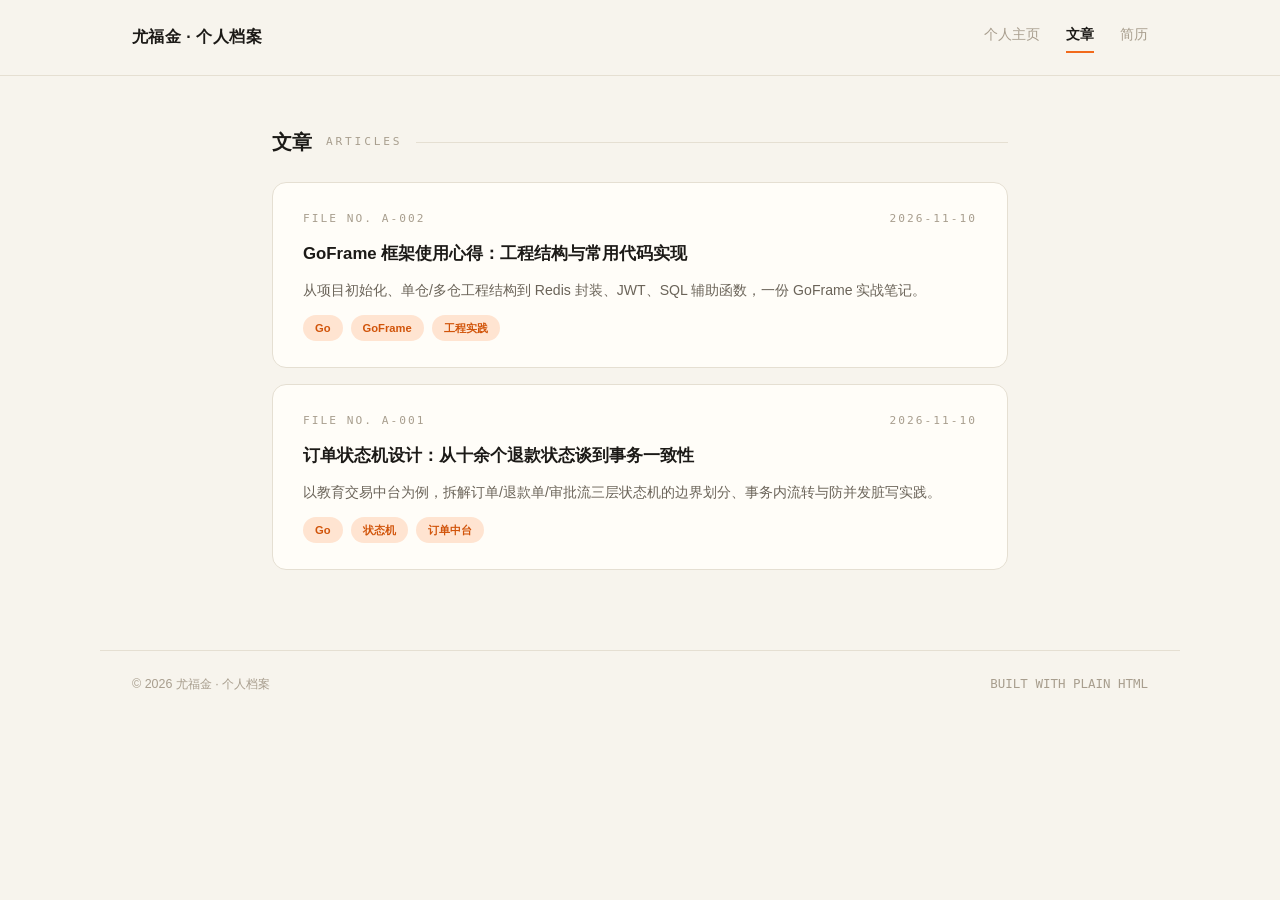
<file: articles/index.html>
<!DOCTYPE html>
<html lang="zh-CN">
<head>
<meta charset="UTF-8">
<meta name="viewport" content="width=device-width, initial-scale=1.0">
<title>文章 · 尤福金 · 个人档案</title>
<meta name="description" content="尤福金的技术文章：后端架构、Go 微服务、订单交易、认证授权与工程化实践。">
<meta property="og:title" content="文章 · 尤福金 · 个人档案">
<meta property="og:description" content="后端技术文章与工程实践记录。">
<meta property="og:type" content="website">
<link rel="stylesheet" href="../assets/css/site.css">
</head>
<body>
<header class="topbar">
  <div class="inner">
    <a class="brand" href="../index.html">尤福金 · 个人档案</a>
    <nav class="tabs">
      <a href="../index.html">个人主页</a>
      <a href="index.html" class="active">文章</a>
      <a href="../resume.html">简历</a>
    </nav>
  </div>
</header>

<div class="page narrow" style="padding-top:48px;">
  <main>
    <section class="sec" style="margin-top:0;"><h2>文章</h2><span class="en">ARTICLES</span></section>
    <div id="post-list">
      <p class="empty-state">加载文章列表…</p>
    </div>
    <noscript><p class="error-state">文章列表需要启用 JavaScript 后加载。</p></noscript>
  </main>
</div>
<footer class="site-footer"><span>© 2026 尤福金 · 个人档案</span><span class="mono">BUILT WITH PLAIN HTML</span></footer>
<script src="../assets/js/blog.js"></script>
</body>
</html>
</file>
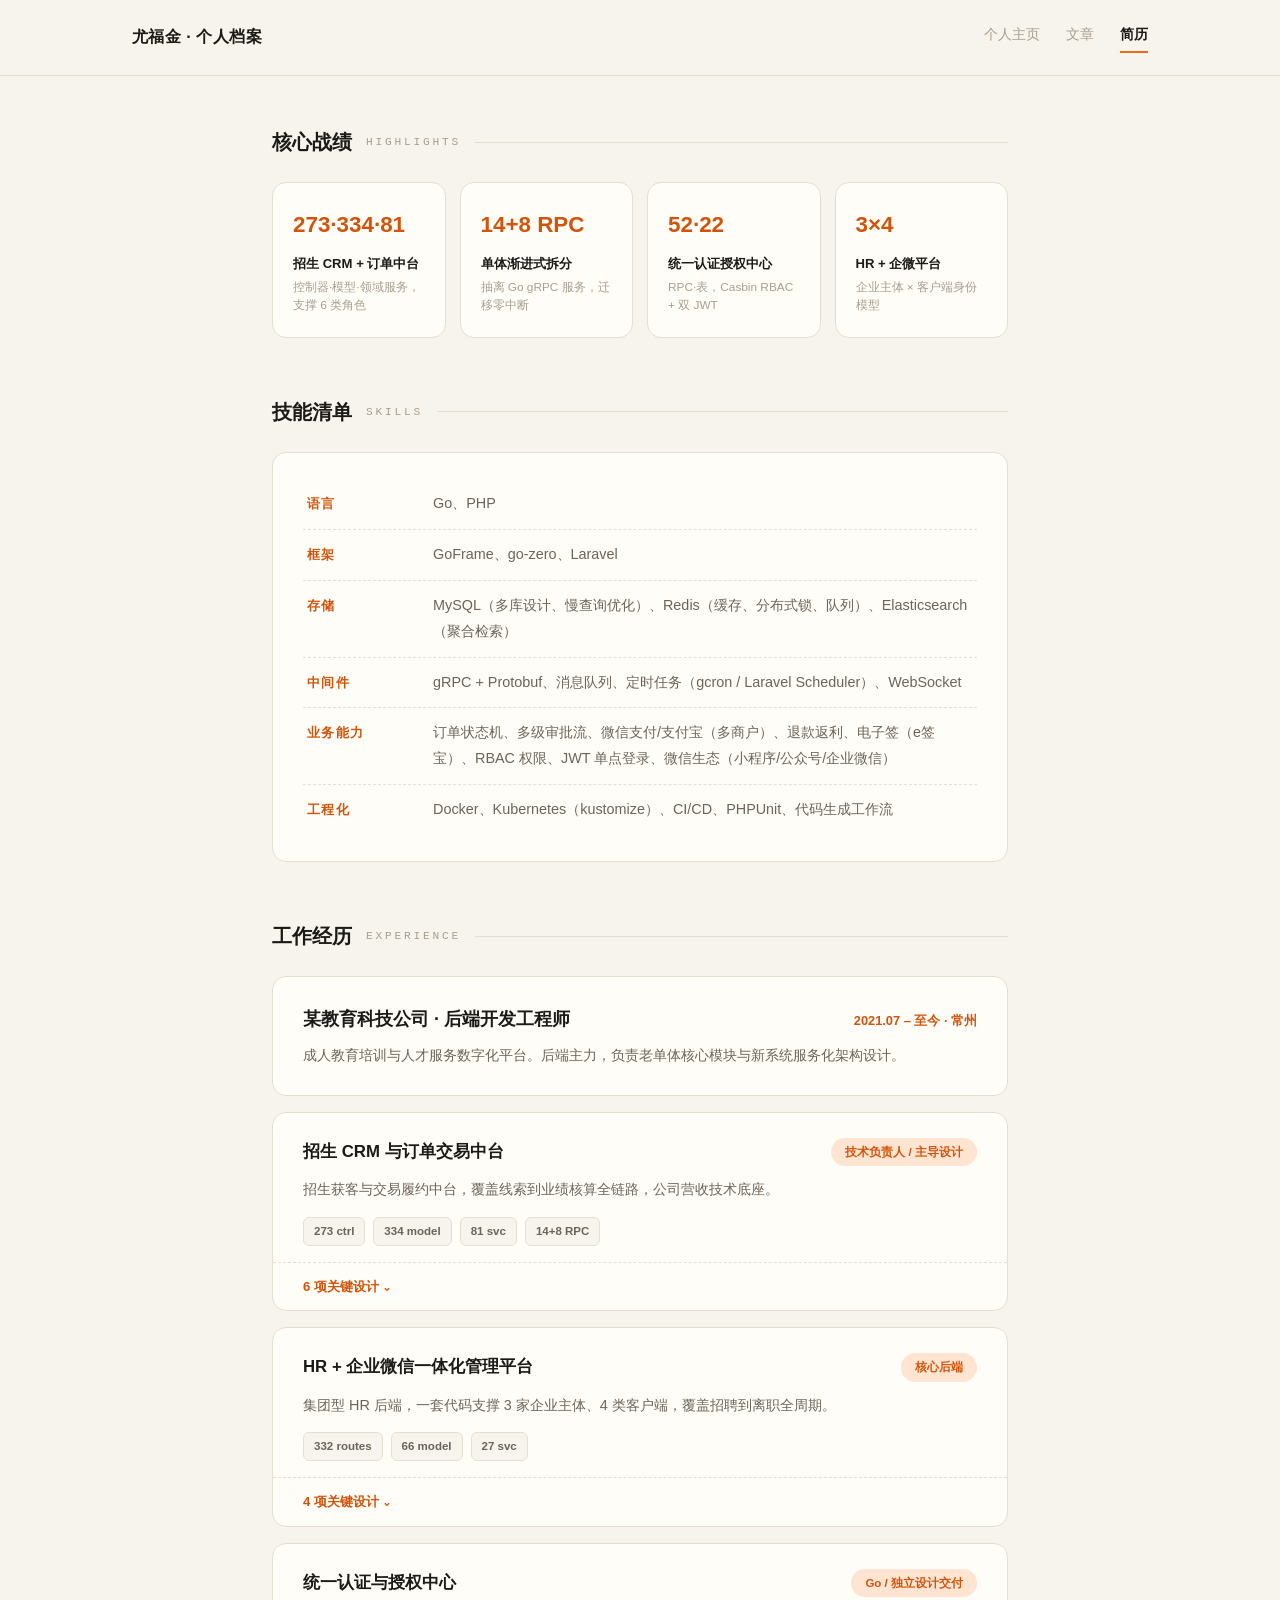
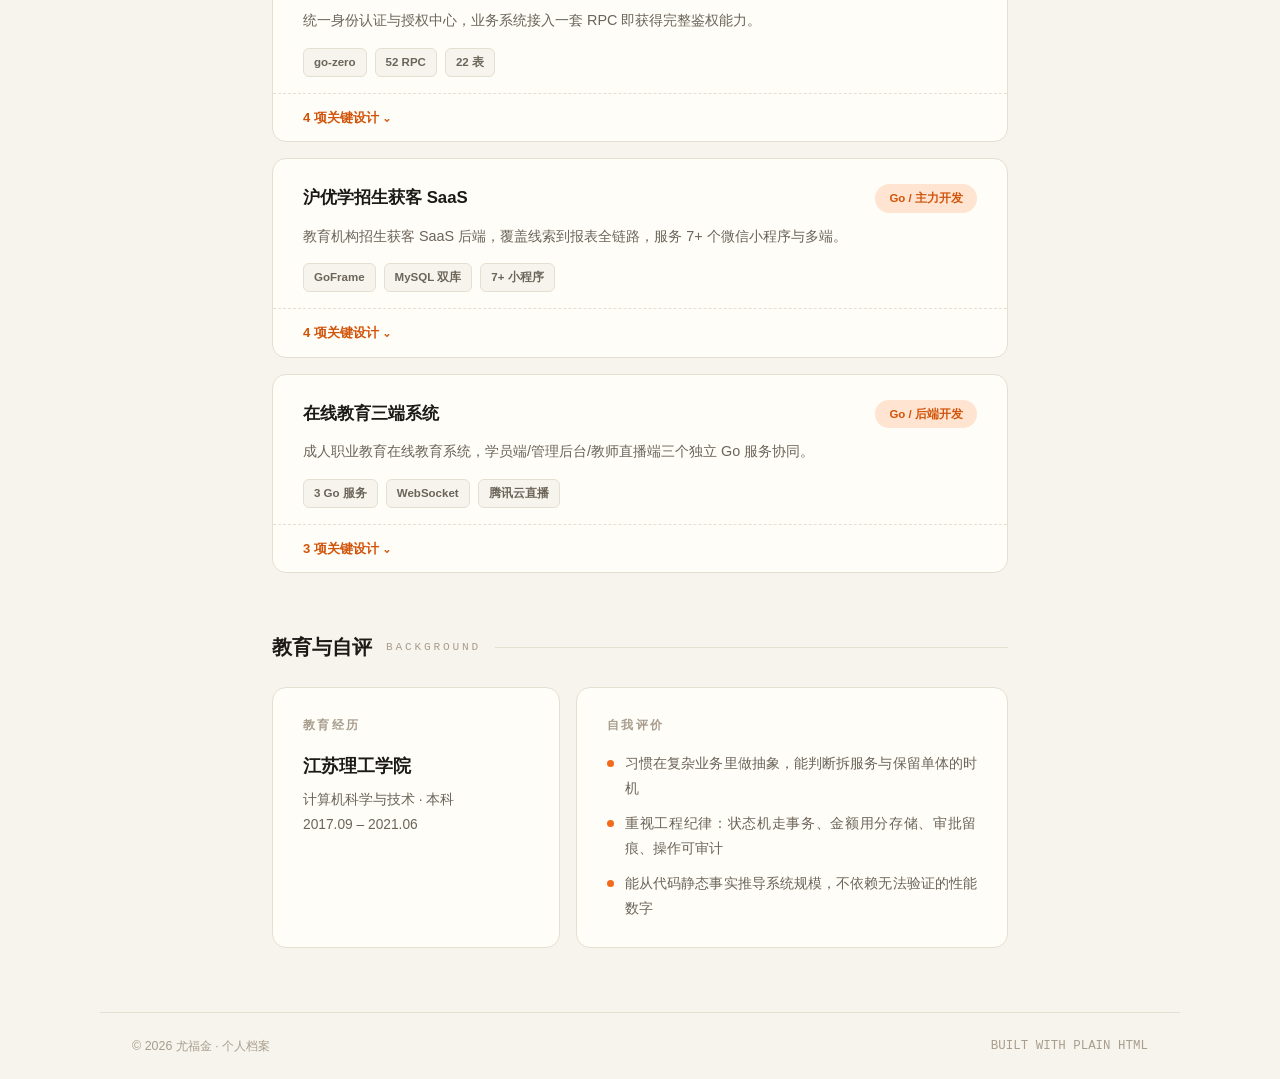
<file: resume.html>
<!DOCTYPE html>
<html lang="zh-CN">
<head>
<meta charset="UTF-8">
<meta name="viewport" content="width=device-width, initial-scale=1.0">
<title>简历 · 尤福金 · 个人档案</title>
<meta name="description" content="尤福金，5 年后端开发工程师，主导教育行业招生 CRM 与订单交易中台全链路设计与服务化改造，擅长 Go 微服务、订单状态机、支付退款、RBAC 权限。">
<meta property="og:title" content="尤福金 · 后端开发工程师简历">
<meta property="og:description" content="5 年后端，主导招生 CRM 与订单交易中台（Laravel 单体 → Go 微服务）全链路设计。">
<meta property="og:type" content="website">
<link rel="stylesheet" href="assets/css/site.css">
</head>
<body>
<header class="topbar">
  <div class="inner">
    <a class="brand" href="index.html">尤福金 · 个人档案</a>
    <nav class="tabs">
      <a href="index.html">个人主页</a>
      <a href="articles/index.html">文章</a>
      <a href="resume.html" class="active">简历</a>
    </nav>
  </div>
</header>

<div class="page narrow" style="padding-top:48px;">
  <main>
    <section class="sec" style="margin-top:0;"><h2>核心战绩</h2><span class="en">HIGHLIGHTS</span></section>
    <div class="stats">
      <div class="card stat"><p class="num">273·334·81</p><p class="cap">招生 CRM + 订单中台</p><p class="sub">控制器·模型·领域服务，支撑 6 类角色</p></div>
      <div class="card stat"><p class="num">14+8 RPC</p><p class="cap">单体渐进式拆分</p><p class="sub">抽离 Go gRPC 服务，迁移零中断</p></div>
      <div class="card stat"><p class="num">52·22</p><p class="cap">统一认证授权中心</p><p class="sub">RPC·表，Casbin RBAC + 双 JWT</p></div>
      <div class="card stat"><p class="num">3×4</p><p class="cap">HR + 企微平台</p><p class="sub">企业主体 × 客户端身份模型</p></div>
    </div>

    <section class="sec"><h2>技能清单</h2><span class="en">SKILLS</span></section>
    <div class="card">
      <div class="skill-row"><span class="k">语言</span><span class="v">Go、PHP</span></div>
      <div class="skill-row"><span class="k">框架</span><span class="v">GoFrame、go-zero、Laravel</span></div>
      <div class="skill-row"><span class="k">存储</span><span class="v">MySQL（多库设计、慢查询优化）、Redis（缓存、分布式锁、队列）、Elasticsearch（聚合检索）</span></div>
      <div class="skill-row"><span class="k">中间件</span><span class="v">gRPC + Protobuf、消息队列、定时任务（gcron / Laravel Scheduler）、WebSocket</span></div>
      <div class="skill-row"><span class="k">业务能力</span><span class="v">订单状态机、多级审批流、微信支付/支付宝（多商户）、退款返利、电子签（e签宝）、RBAC 权限、JWT 单点登录、微信生态（小程序/公众号/企业微信）</span></div>
      <div class="skill-row"><span class="k">工程化</span><span class="v">Docker、Kubernetes（kustomize）、CI/CD、PHPUnit、代码生成工作流</span></div>
    </div>

    <section class="sec"><h2>工作经历</h2><span class="en">EXPERIENCE</span></section>
    <div class="card co-card">
      <div class="co-line"><h3>某教育科技公司 · 后端开发工程师</h3><span class="period">2021.07 – 至今 · 常州</span></div>
      <p class="co-desc">成人教育培训与人才服务数字化平台。后端主力，负责老单体核心模块与新系统服务化架构设计。</p>
    </div>

    <article class="card proj">
      <div class="inner">
        <div class="p-head"><h3>招生 CRM 与订单交易中台</h3><span class="role">技术负责人 / 主导设计</span></div>
        <p class="p-summary">招生获客与交易履约中台，覆盖线索到业绩核算全链路，公司营收技术底座。</p>
        <div class="badges"><span class="badge">273 ctrl</span><span class="badge">334 model</span><span class="badge">81 svc</span><span class="badge">14+8 RPC</span></div>
      </div>
      <details>
        <summary>6 项关键设计</summary>
        <div class="detail-body">
          <p class="p-meta">Laravel + Go gRPC + Elasticsearch · 3×MySQL / 4×Redis / 86 控制台命令</p>
          <ul>
            <li><strong>订单统一视图</strong>：四类订单聚合到 all_orders，子订单 ID 与原始支付单 ID 做新老映射，支撑迁移期双轨并行。</li>
            <li><strong>复杂状态机与事务一致性</strong>：订单/退款单/审批流三层状态机（退款单十余个状态），流转全在事务内并做前置校验；金额以分存储。</li>
            <li><strong>多级审批流引擎</strong>：申请→团队长→总经办→财务放款，支持逐级激活、驳回恢复、凭证上传、失败重发。</li>
            <li><strong>支付与多商户体系</strong>：微信/支付宝 + 线下凭证收款，多商户动态路由；超时未支付自动关单回补库存。</li>
            <li><strong>渐进式服务化拆分</strong>：订单账本与线索分配抽离为 Go gRPC 服务（go-order / clue），不停机迁移。</li>
            <li><strong>业绩与经营报表</strong>：绩效、营业额、应收等按月固化；战报排行榜用 ES 聚合 + Redis 缓存。</li>
          </ul>
        </div>
      </details>
    </article>

    <article class="card proj">
      <div class="inner">
        <div class="p-head"><h3>HR + 企业微信一体化管理平台</h3><span class="role">核心后端</span></div>
        <p class="p-summary">集团型 HR 后端，一套代码支撑 3 家企业主体、4 类客户端，覆盖招聘到离职全周期。</p>
        <div class="badges"><span class="badge">332 routes</span><span class="badge">66 model</span><span class="badge">27 svc</span></div>
      </div>
      <details>
        <summary>4 项关键设计</summary>
        <div class="detail-body">
          <p class="p-meta">HR 后台 / 招聘小程序 / 管理者小程序 / 外部系统 API · 16 中间件（自研 8）</p>
          <ul>
            <li><strong>多端身份模型隔离</strong>：4 类客户端 4 种身份，3 套 JWT guard + 独立中间件链隔离，不合并用户表。</li>
            <li><strong>双轨权限体系</strong>：本地 Spatie RBAC + 集中权限系统（gRPC 校验），按路由组分开使用。</li>
            <li><strong>企业微信深度集成</strong>：多企业多应用配置抽象、通讯录与打卡同步、消息推送、网页授权、回调验签。</li>
            <li><strong>考勤数据管道</strong>：拉取企微打卡日/月报，生成实时与固化月报，统计迟到/早退/缺卡/旷工/休假。</li>
          </ul>
        </div>
      </details>
    </article>

    <article class="card proj">
      <div class="inner">
        <div class="p-head"><h3>统一认证与授权中心</h3><span class="role">Go / 独立设计交付</span></div>
        <p class="p-summary">统一身份认证与授权中心，业务系统接入一套 RPC 即获得完整鉴权能力。</p>
        <div class="badges"><span class="badge">go-zero</span><span class="badge">52 RPC</span><span class="badge">22 表</span></div>
      </div>
      <details>
        <summary>4 项关键设计</summary>
        <div class="detail-body">
          <p class="p-meta">Go + go-zero · HTTP API + gRPC RPC 双进程</p>
          <ul>
            <li><strong>凭证归一</strong>：工号、外部手机号、企微 code 等登录入口归一到同一员工身份，新增方式不改签发校验逻辑。</li>
            <li><strong>令牌全生命周期</strong>：JWT 签发/校验/刷新/销毁，按系统标识选密钥，SSO 顶号控制，旧 token 进 Redis 黑名单。</li>
            <li><strong>多租户 RBAC</strong>：Casbin 四级模型（用户→角色→权限组→权限），appid 作权限域，应用间互不干扰。</li>
            <li><strong>全链路审计</strong>：登录、签发、销毁、权限变更、业务操作全留日志，支撑完整回溯。</li>
          </ul>
        </div>
      </details>
    </article>

    <article class="card proj">
      <div class="inner">
        <div class="p-head"><h3>沪优学招生获客 SaaS</h3><span class="role">Go / 主力开发</span></div>
        <p class="p-summary">教育机构招生获客 SaaS 后端，覆盖线索到报表全链路，服务 7+ 个微信小程序与多端。</p>
        <div class="badges"><span class="badge">GoFrame</span><span class="badge">MySQL 双库</span><span class="badge">7+ 小程序</span></div>
      </div>
      <details>
        <summary>4 项关键设计</summary>
        <div class="detail-body">
          <p class="p-meta">Go / GoFrame / Redis · gRPC 客户端对接内部 HR / Clue / Order 服务</p>
          <ul>
            <li><strong>多渠道线索统一接入</strong>：巨量引擎回调、SEO、小程序、企微、人工录入统一入库，支持标签、溯源、合并去重。</li>
            <li><strong>线索自动分配引擎</strong>：排班轮转分配、组长分配、失败补偿重分配、超时自动回收，全程留痕。</li>
            <li><strong>报表预聚合固化</strong>：多周期预计算固化快照，查询读表而非实时聚合。</li>
            <li><strong>数据安全</strong>：手机号/微信号脱敏展示，查看明文走独立接口并记录审计日志。</li>
          </ul>
        </div>
      </details>
    </article>

    <article class="card proj">
      <div class="inner">
        <div class="p-head"><h3>在线教育三端系统</h3><span class="role">Go / 后端开发</span></div>
        <p class="p-summary">成人职业教育在线教育系统，学员端/管理后台/教师直播端三个独立 Go 服务协同。</p>
        <div class="badges"><span class="badge">3 Go 服务</span><span class="badge">WebSocket</span><span class="badge">腾讯云直播</span></div>
      </div>
      <details>
        <summary>3 项关键设计</summary>
        <div class="detail-body">
          <p class="p-meta">Go / GoFrame / MySQL 共享库 / Redis · 课程、点播、题库、督学、直播</p>
          <ul>
            <li><strong>三端协同架构</strong>：三个独立 Go module 共享数据库 + HTTP 接口协同，后台作中枢对接 order / hr / exam。</li>
            <li><strong>跨端扫码登录</strong>：直播端二维码 → 公众号 OAuth → 回调写 Redis → 轮询签发 JWT，教师 Web 免密登录。</li>
            <li><strong>AI 能力接入</strong>：AI 问答（SSE 流式）、AI 出题，聊天历史落库。</li>
          </ul>
        </div>
      </details>
    </article>

    <section class="sec"><h2>教育与自评</h2><span class="en">BACKGROUND</span></section>
    <div class="bottom">
      <div class="card edu">
        <h3>教育经历</h3>
        <p class="school">江苏理工学院</p>
        <p class="sub">计算机科学与技术 · 本科<br>2017.09 – 2021.06</p>
      </div>
      <div class="card self">
        <h3>自我评价</h3>
        <ul>
          <li>习惯在复杂业务里做抽象，能判断拆服务与保留单体的时机</li>
          <li>重视工程纪律：状态机走事务、金额用分存储、审批留痕、操作可审计</li>
          <li>能从代码静态事实推导系统规模，不依赖无法验证的性能数字</li>
        </ul>
      </div>
    </div>
  </main>
</div>
<footer class="site-footer"><span>© 2026 尤福金 · 个人档案</span><span class="mono">BUILT WITH PLAIN HTML</span></footer>
</body>
</html>
</file>
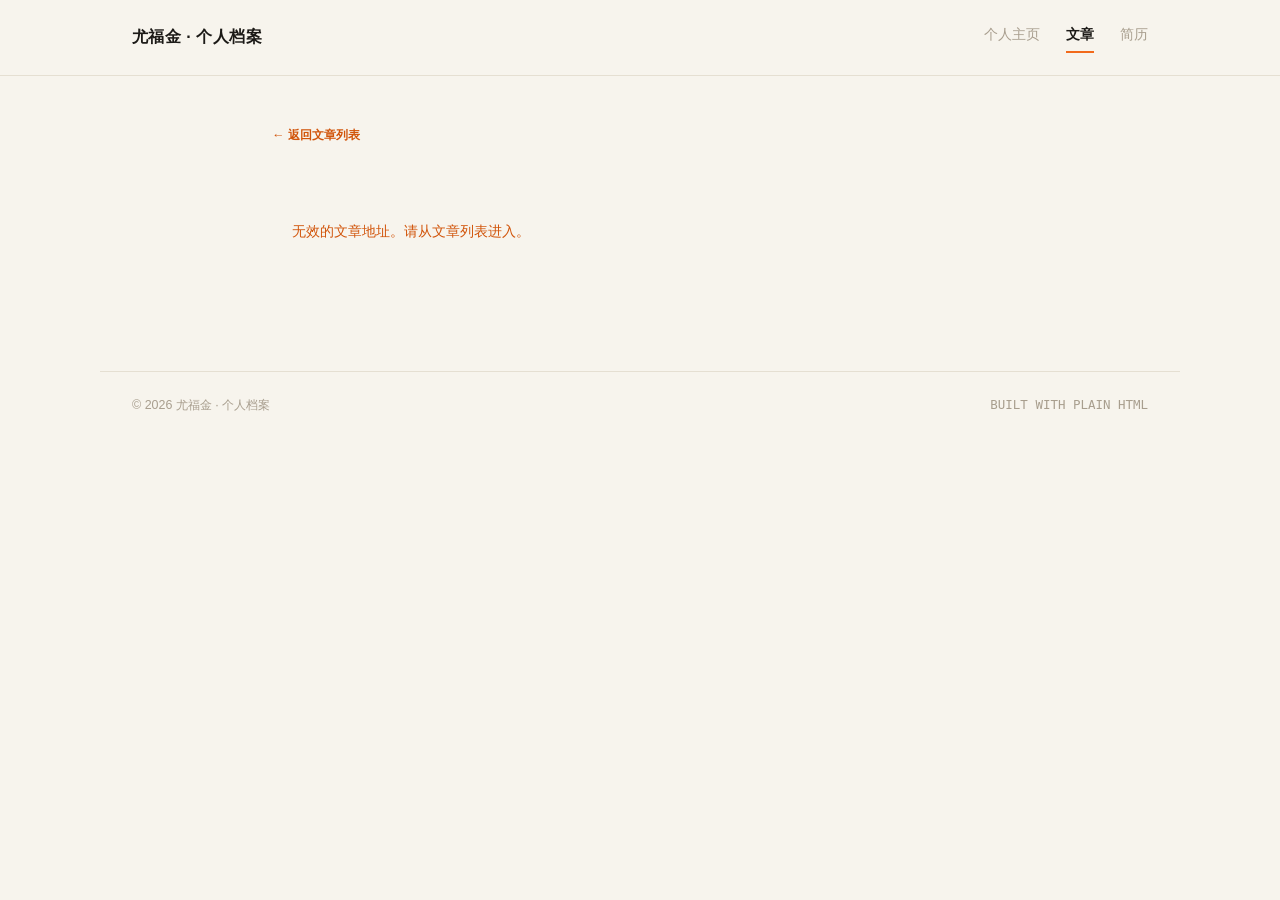
<file: articles/post.html>
<!DOCTYPE html>
<html lang="zh-CN">
<head>
<meta charset="UTF-8">
<meta name="viewport" content="width=device-width, initial-scale=1.0">
<title>文章 · 尤福金 · 个人档案</title>
<meta name="description" content="尤福金的技术文章：后端架构、Go 微服务、订单交易、认证授权与工程化实践。">
<meta property="og:title" content="文章 · 尤福金 · 个人档案">
<meta property="og:type" content="article">
<link rel="stylesheet" href="../assets/css/site.css">
</head>
<body>
<header class="topbar">
  <div class="inner">
    <a class="brand" href="../index.html">尤福金 · 个人档案</a>
    <nav class="tabs">
      <a href="../index.html">个人主页</a>
      <a href="index.html" class="active">文章</a>
      <a href="../resume.html">简历</a>
    </nav>
  </div>
</header>

<div class="page narrow" style="padding-top:48px;">
  <main>
    <div class="post-meta-line">
      <a class="back" href="index.html">← 返回文章列表</a>
      <span id="post-meta"></span>
    </div>
    <article id="post-content" class="md-body">
      <p class="empty-state">加载文章内容…</p>
    </article>
    <noscript><p class="error-state">文章内容需要启用 JavaScript 后加载。</p></noscript>
  </main>
</div>
<footer class="site-footer"><span>© 2026 尤福金 · 个人档案</span><span class="mono">BUILT WITH PLAIN HTML</span></footer>
<script src="../assets/vendor/marked.min.js"></script>
<script src="../assets/js/blog.js"></script>
</body>
</html>
</file>
<file: assets/css/site.css>
/* ============================================================
   尤福金 · 个人档案 — Solar 暖阳橙主题
   参考：暖米白底 / 橙色高亮标题 / 黑边硬阴影按钮 / 圆形头像
   ============================================================ */
:root {
  --bg: #f7f4ed;
  --card: #fffdf8;
  --ink: #1c1a17;
  --ink2: #6b6459;
  --ink3: #a89e8e;
  --accent: #f26a1b;
  --accent-deep: #d1540a;
  --accent-soft: #ffe4d1;
  --line: #e5dfd2;
}
* { margin: 0; padding: 0; box-sizing: border-box; }
body {
  background: var(--bg);
  color: var(--ink);
  font-family: "PingFang SC", "Hiragino Sans GB", "Microsoft YaHei", sans-serif;
  line-height: 1.8;
  font-size: 15px;
  -webkit-font-smoothing: antialiased;
}
a { color: inherit; text-decoration: none; }
img { max-width: 100%; }
.mono { font-family: "JetBrains Mono", "SF Mono", "Menlo", "Consolas", monospace; }

/* ---------- 顶部导航 ---------- */
.topbar { border-bottom: 1px solid var(--line); }
.topbar .inner {
  max-width: 1080px;
  margin: 0 auto;
  padding: 22px 32px;
  display: flex;
  justify-content: space-between;
  align-items: center;
  gap: 12px;
  flex-wrap: wrap;
}
.brand { font-weight: 800; font-size: 1rem; letter-spacing: 0.03em; }
.brand:hover { color: var(--accent-deep); }
.tabs { display: flex; gap: 26px; }
.tabs a { font-size: 0.88rem; color: var(--ink3); padding-bottom: 4px; border-bottom: 2px solid transparent; }
.tabs a.active { color: var(--ink); border-bottom-color: var(--accent); font-weight: 800; }
.tabs a:hover { color: var(--accent-deep); }

.page { max-width: 1080px; margin: 0 auto; padding: 0 32px 64px; }
.narrow { max-width: 800px; }

/* ---------- 主页 Hero（左文字 + 右圆形头像） ---------- */
.hero {
  display: grid;
  grid-template-columns: 1.15fr 0.85fr;
  gap: 48px;
  align-items: center;
  padding: 72px 0 40px;
}
.kicker {
  font-family: "JetBrains Mono", "SF Mono", "Menlo", "Consolas", monospace;
  font-size: 0.75rem;
  letter-spacing: 0.28em;
  color: var(--ink2);
  text-transform: uppercase;
  margin-bottom: 28px;
}
.hero h1 {
  font-size: clamp(3rem, 7.5vw, 4.8rem);
  font-weight: 900;
  line-height: 1.18;
  letter-spacing: 0.01em;
}
.hero h1 .hl {
  background: linear-gradient(transparent 58%, var(--accent) 58%, var(--accent) 96%, transparent 96%);
  padding: 0 6px;
  white-space: nowrap;
}
.hero .tagline { margin-top: 30px; font-size: 1.1rem; font-weight: 800; }
.hero .intro { margin-top: 18px; color: var(--ink2); font-size: 0.95rem; max-width: 32em; }
.hero .intro strong { color: var(--ink); }
.cta { margin-top: 36px; display: flex; align-items: center; gap: 28px; flex-wrap: wrap; }
.btn-primary {
  display: inline-flex;
  align-items: center;
  gap: 20px;
  background: var(--accent);
  color: var(--ink);
  font-weight: 800;
  font-size: 0.95rem;
  border: 2px solid var(--ink);
  border-radius: 10px;
  padding: 13px 26px;
  box-shadow: 4px 4px 0 var(--ink);
  transition: transform 0.12s, box-shadow 0.12s;
}
.btn-primary:hover { transform: translate(2px, 2px); box-shadow: 2px 2px 0 var(--ink); }
.btn-link { font-weight: 700; font-size: 0.92rem; border-bottom: 2px solid var(--ink); padding-bottom: 2px; }
.btn-link:hover { color: var(--accent-deep); border-bottom-color: var(--accent-deep); }
.avatar-wrap { display: flex; justify-content: center; }
.avatar-circle {
  width: min(340px, 80vw);
  aspect-ratio: 1;
  border-radius: 50%;
  background: var(--accent);
  position: relative;
  overflow: hidden;
  display: flex;
  align-items: center;
  justify-content: center;
}
.avatar-circle .fallback {
  font-size: 6rem;
  font-weight: 900;
  color: rgba(28, 26, 23, 0.85);
  user-select: none;
}
.avatar-circle img {
  position: absolute;
  inset: 0;
  width: 100%;
  height: 100%;
  object-fit: cover;
}

/* ---------- 通用章节与卡片 ---------- */
.sec { display: flex; align-items: center; gap: 14px; margin: 56px 0 22px; }
.sec h2 { font-size: 1.25rem; font-weight: 900; white-space: nowrap; }
.sec .en {
  font-family: "JetBrains Mono", "SF Mono", "Menlo", "Consolas", monospace;
  font-size: 0.7rem;
  letter-spacing: 0.25em;
  color: var(--ink3);
}
.sec::after { content: ""; flex: 1; height: 1px; background: var(--line); }
.card, .file-card {
  background: var(--card);
  border: 1.5px solid var(--line);
  border-radius: 14px;
  padding: 26px 30px;
}

/* ---------- 文章列表 ---------- */
.post-item { display: block; margin-bottom: 16px; transition: transform 0.15s, border-color 0.15s, box-shadow 0.15s; }
.post-item:hover { transform: translateY(-3px); border-color: var(--ink); box-shadow: 4px 4px 0 var(--ink); }
.post-item .file-no {
  font-family: "JetBrains Mono", "SF Mono", "Menlo", "Consolas", monospace;
  font-size: 0.7rem;
  letter-spacing: 0.18em;
  color: var(--ink3);
  text-transform: uppercase;
  margin-bottom: 10px;
  display: flex;
  justify-content: space-between;
  gap: 8px;
  flex-wrap: wrap;
}
.post-item .post-head { display: flex; justify-content: space-between; gap: 12px; align-items: baseline; flex-wrap: wrap; }
.post-item .post-title { font-size: 1.05rem; font-weight: 800; color: var(--ink); }
.post-item:hover .post-title { color: var(--accent-deep); }
.post-item .post-date { font-size: 0.75rem; color: var(--ink3); white-space: nowrap; }
.post-item .post-summary { font-size: 0.88rem; color: var(--ink2); margin-top: 8px; }
.post-item .post-tags { display: flex; flex-wrap: wrap; gap: 8px; margin-top: 12px; }
.tag {
  font-size: 0.7rem;
  color: var(--accent-deep);
  background: var(--accent-soft);
  border-radius: 99px;
  padding: 3px 12px;
  font-weight: 700;
}
.empty-state, .error-state { text-align: center; color: var(--ink3); padding: 48px 20px; font-size: 0.9rem; }
.error-state { color: var(--accent-deep); }
.error-state a { text-decoration: underline; }

/* ---------- 文章详情 ---------- */
.post-meta-line { display: flex; align-items: center; gap: 14px; flex-wrap: wrap; font-size: 0.78rem; color: var(--ink3); margin-bottom: 24px; }
.post-meta-line .back { font-weight: 800; color: var(--accent-deep); }
.md-body { font-size: 0.93rem; color: var(--ink2); }
.md-body h1, .md-body h2, .md-body h3, .md-body h4 { color: var(--ink); font-weight: 900; line-height: 1.5; margin: 32px 0 14px; }
.md-body h1 { font-size: 1.6rem; }
.md-body h2 { font-size: 1.25rem; border-bottom: 2px solid var(--ink); padding-bottom: 10px; }
.md-body h3 { font-size: 1.05rem; }
.md-body h3::before { content: "▸ "; color: var(--accent); }
.md-body p { margin: 14px 0; text-align: justify; }
.md-body ul, .md-body ol { margin: 14px 0 14px 24px; display: grid; gap: 6px; }
.md-body li::marker { color: var(--accent); }
.md-body strong { color: var(--ink); }
.md-body a { color: var(--accent-deep); text-decoration: underline; word-break: break-all; }
.md-body code {
  background: var(--accent-soft);
  border-radius: 5px;
  padding: 1px 7px;
  font-size: 0.85em;
  color: var(--accent-deep);
}
.md-body pre {
  background: #26221c;
  border-radius: 12px;
  border: 1.5px solid var(--ink);
  padding: 18px 22px;
  overflow-x: auto;
  margin: 18px 0;
}
.md-body pre code { background: none; color: #f2e8d8; padding: 0; font-size: 0.82rem; line-height: 1.7; }
.md-body blockquote {
  border-left: 4px solid var(--accent);
  background: var(--card);
  border-radius: 0 12px 12px 0;
  padding: 14px 20px;
  margin: 18px 0;
  color: var(--ink2);
}
.md-body blockquote p { margin: 4px 0; }
.md-body hr { border: none; border-top: 1.5px dashed var(--line); margin: 28px 0; }
.md-body table { width: 100%; border-collapse: collapse; margin: 18px 0; font-size: 0.85rem; }
.md-body th, .md-body td { border: 1px solid var(--line); padding: 8px 12px; text-align: left; }
.md-body th { background: var(--accent-soft); color: var(--ink); font-weight: 800; }

/* ---------- 简历：战绩 ---------- */
.stats { display: grid; grid-template-columns: repeat(4, 1fr); gap: 14px; }
.stat { padding: 22px 20px; }
.stat .num { font-size: 1.4rem; font-weight: 900; color: var(--accent-deep); }
.stat .cap { font-size: 0.82rem; font-weight: 800; margin-top: 6px; }
.stat .sub { font-size: 0.74rem; color: var(--ink3); margin-top: 4px; line-height: 1.5; }

/* ---------- 简历：技能 ---------- */
.skill-row {
  display: grid;
  grid-template-columns: 110px 1fr;
  gap: 16px;
  padding: 12px 4px;
  border-bottom: 1px dashed var(--line);
  align-items: baseline;
}
.skill-row:last-child { border-bottom: none; }
.skill-row .k { font-size: 0.8rem; font-weight: 800; color: var(--accent-deep); letter-spacing: 0.1em; }
.skill-row .v { font-size: 0.9rem; color: var(--ink2); }

/* ---------- 简历：项目 ---------- */
.co-card { margin-bottom: 16px; }
.co-card .co-line { display: flex; justify-content: space-between; align-items: baseline; flex-wrap: wrap; gap: 6px; }
.co-card h3 { font-size: 1.12rem; font-weight: 900; }
.co-card .period { font-size: 0.8rem; color: var(--accent-deep); font-weight: 700; }
.co-card .co-desc { font-size: 0.88rem; color: var(--ink2); margin-top: 8px; }
.proj { margin-bottom: 16px; padding: 0; overflow: hidden; }
.proj .inner { padding: 24px 30px 16px; }
.proj .p-head { display: flex; justify-content: space-between; align-items: center; gap: 10px; flex-wrap: wrap; }
.proj h3 { font-size: 1.05rem; font-weight: 900; }
.proj .role {
  font-size: 0.72rem;
  font-weight: 800;
  color: var(--accent-deep);
  background: var(--accent-soft);
  border-radius: 99px;
  padding: 4px 14px;
  white-space: nowrap;
}
.proj .p-summary { font-size: 0.9rem; color: var(--ink2); margin-top: 10px; }
.proj .badges { display: flex; flex-wrap: wrap; gap: 8px; margin-top: 14px; }
.proj .badge {
  font-size: 0.72rem;
  font-weight: 700;
  background: var(--bg);
  border: 1px solid var(--line);
  border-radius: 6px;
  padding: 3px 10px;
  color: var(--ink2);
  font-variant-numeric: tabular-nums;
}
details { border-top: 1.5px dashed var(--line); }
summary {
  list-style: none;
  cursor: pointer;
  padding: 12px 30px;
  font-size: 0.82rem;
  font-weight: 800;
  color: var(--accent-deep);
  user-select: none;
}
summary::-webkit-details-marker { display: none; }
summary::after { content: " ⌄"; }
details[open] summary::after { content: " ⌃"; }
summary:hover { background: var(--accent-soft); }
.detail-body { padding: 6px 30px 24px; }
.detail-body .p-meta { font-size: 0.76rem; color: var(--ink3); margin-bottom: 12px; }
.detail-body ul { list-style: none; display: grid; gap: 10px; }
.detail-body li { font-size: 0.87rem; color: var(--ink2); padding-left: 18px; position: relative; text-align: justify; }
.detail-body li::before {
  content: "";
  position: absolute;
  left: 0; top: 0.65em;
  width: 7px; height: 7px;
  border-radius: 50%;
  background: var(--accent);
}
.detail-body li strong { color: var(--ink); }

/* ---------- 教育与自评 ---------- */
.bottom { display: grid; grid-template-columns: 1fr 1.5fr; gap: 16px; }
.bottom h3 { font-size: 0.78rem; font-weight: 900; letter-spacing: 0.2em; color: var(--ink3); margin-bottom: 14px; }
.edu .school { font-size: 1.1rem; font-weight: 900; }
.edu .sub { font-size: 0.86rem; color: var(--ink2); margin-top: 6px; }
.self ul { list-style: none; display: grid; gap: 10px; }
.self li { font-size: 0.87rem; color: var(--ink2); padding-left: 18px; position: relative; text-align: justify; }
.self li::before {
  content: "";
  position: absolute;
  left: 0; top: 0.65em;
  width: 7px; height: 7px;
  border-radius: 50%;
  background: var(--accent);
}

/* ---------- 页脚 ---------- */
.site-footer {
  border-top: 1px solid var(--line);
  padding: 22px 32px;
  max-width: 1080px;
  margin: 0 auto;
  font-size: 0.78rem;
  color: var(--ink3);
  display: flex;
  justify-content: space-between;
  flex-wrap: wrap;
  gap: 8px;
}

/* ---------- 响应式 ---------- */
@media (max-width: 768px) {
  .topbar .inner, .page, .site-footer { padding-left: 20px; padding-right: 20px; }
  .tabs { gap: 18px; }
  .hero { grid-template-columns: 1fr; gap: 36px; padding: 44px 0 24px; }
  .avatar-wrap { order: 2; }
  .avatar-circle { width: min(260px, 70vw); }
  .avatar-circle .fallback { font-size: 4.5rem; }
  .stats { grid-template-columns: repeat(2, 1fr); }
  .bottom { grid-template-columns: 1fr; }
  .skill-row { grid-template-columns: 1fr; gap: 2px; }
  .card, .file-card { padding: 22px; }
  .proj .inner, .detail-body { padding-left: 22px; padding-right: 22px; }
  summary { padding-left: 22px; padding-right: 22px; }
}

/* ---------- 打印 ---------- */
@media print {
  body { background: #fff; color: #000; font-size: 10pt; }
  .topbar, .site-footer, .cta, .avatar-wrap { display: none; }
  .page { max-width: none; padding: 0; }
  .hero { display: block; padding: 0 0 20px; }
  .card, .file-card { background: #fff; border: 1px solid #bbb; }
  .post-item:hover { box-shadow: none; transform: none; }
  .hero h1 .hl { background: none; padding: 0; }
  .hero h1, .md-body h1, .md-body h2, .md-body h3, .md-body h4,
  .proj h3, .co-card h3, .edu .school, .stat .cap, .post-item .post-title,
  .detail-body li strong, .md-body strong, .hero .intro strong { color: #000; }
  .stat .num, .skill-row .k, .co-card .period, .proj .role, summary, .post-meta-line .back { color: #000; }
  .proj .role { background: #eee; }
  .hero .tagline, .hero .intro, .proj .p-summary, .skill-row .v, .detail-body li,
  .self li, .edu .sub, .co-card .co-desc, .stat .sub, .detail-body .p-meta,
  .md-body, .md-body p, .md-body li, .post-item .post-summary { color: #333; }
  .proj .badge, .tag { background: #fff; color: #333; border-color: #bbb; }
  .md-body pre { background: #f4f4f4; border-color: #999; }
  .md-body pre code { color: #000; }
  .md-body code { background: #f0f0f0; color: #000; }
  .md-body blockquote { background: #fafafa; border-left-color: #666; }
  .md-body th { background: #f0f0f0; color: #000; }
  details:not([open]) > :not(summary) { display: block !important; }
  summary { display: none; }
  details { border-top: none; }
  .proj, .stat, .post-item { page-break-inside: avoid; }
  a { color: #000; }
}
</file>
